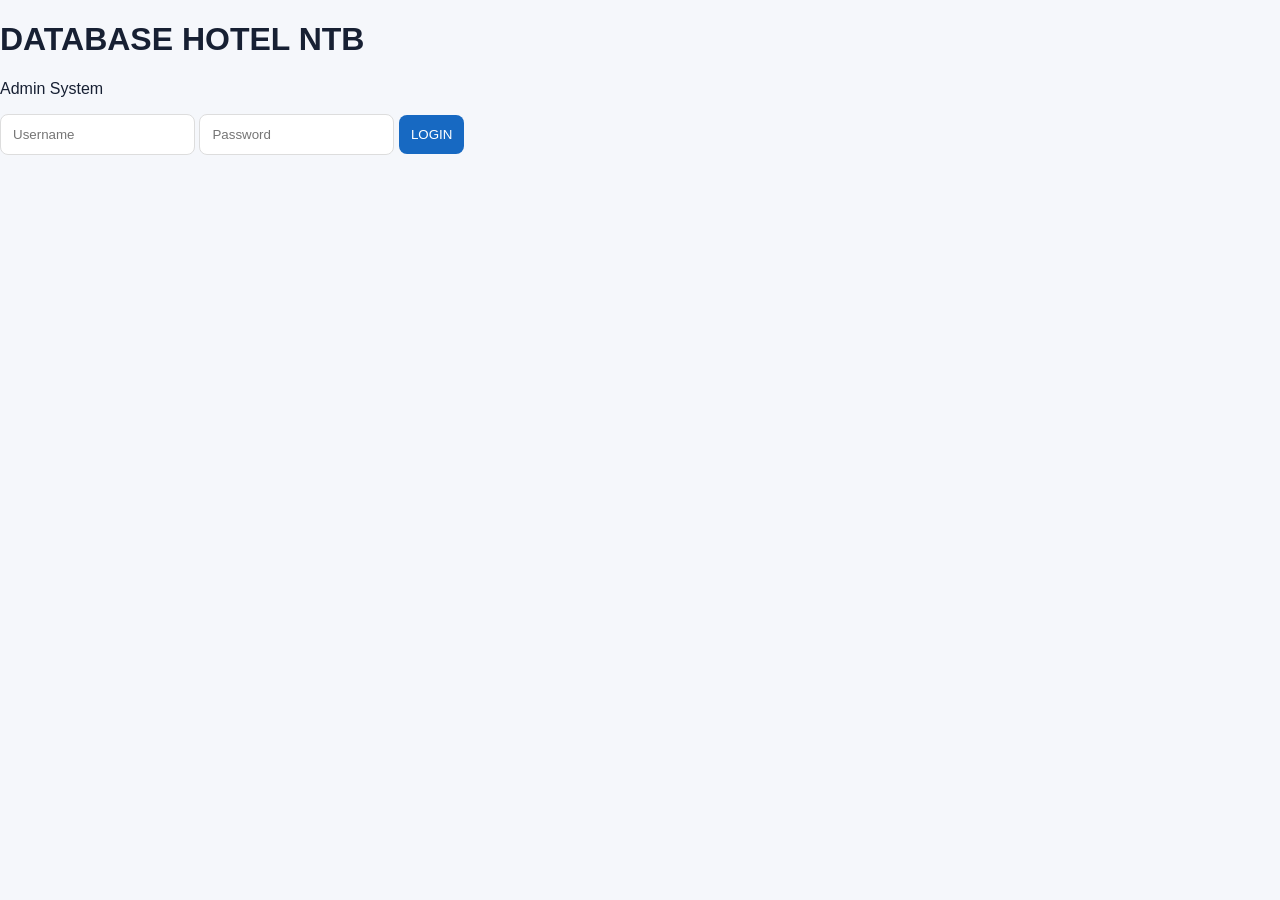
<file: index.html>
<!DOCTYPE html>
<html>
<head>
<title>Database Hotel NTB</title>
<link rel="stylesheet" href="css/style.css">
</head>
<body>
<div class="login">
<h1>DATABASE HOTEL NTB</h1>
<p>Admin System</p>
<input placeholder="Username">
<input placeholder="Password" type="password">
<a href="dashboard.html"><button>LOGIN</button></a>
</div>
</body>
</html>
</file>
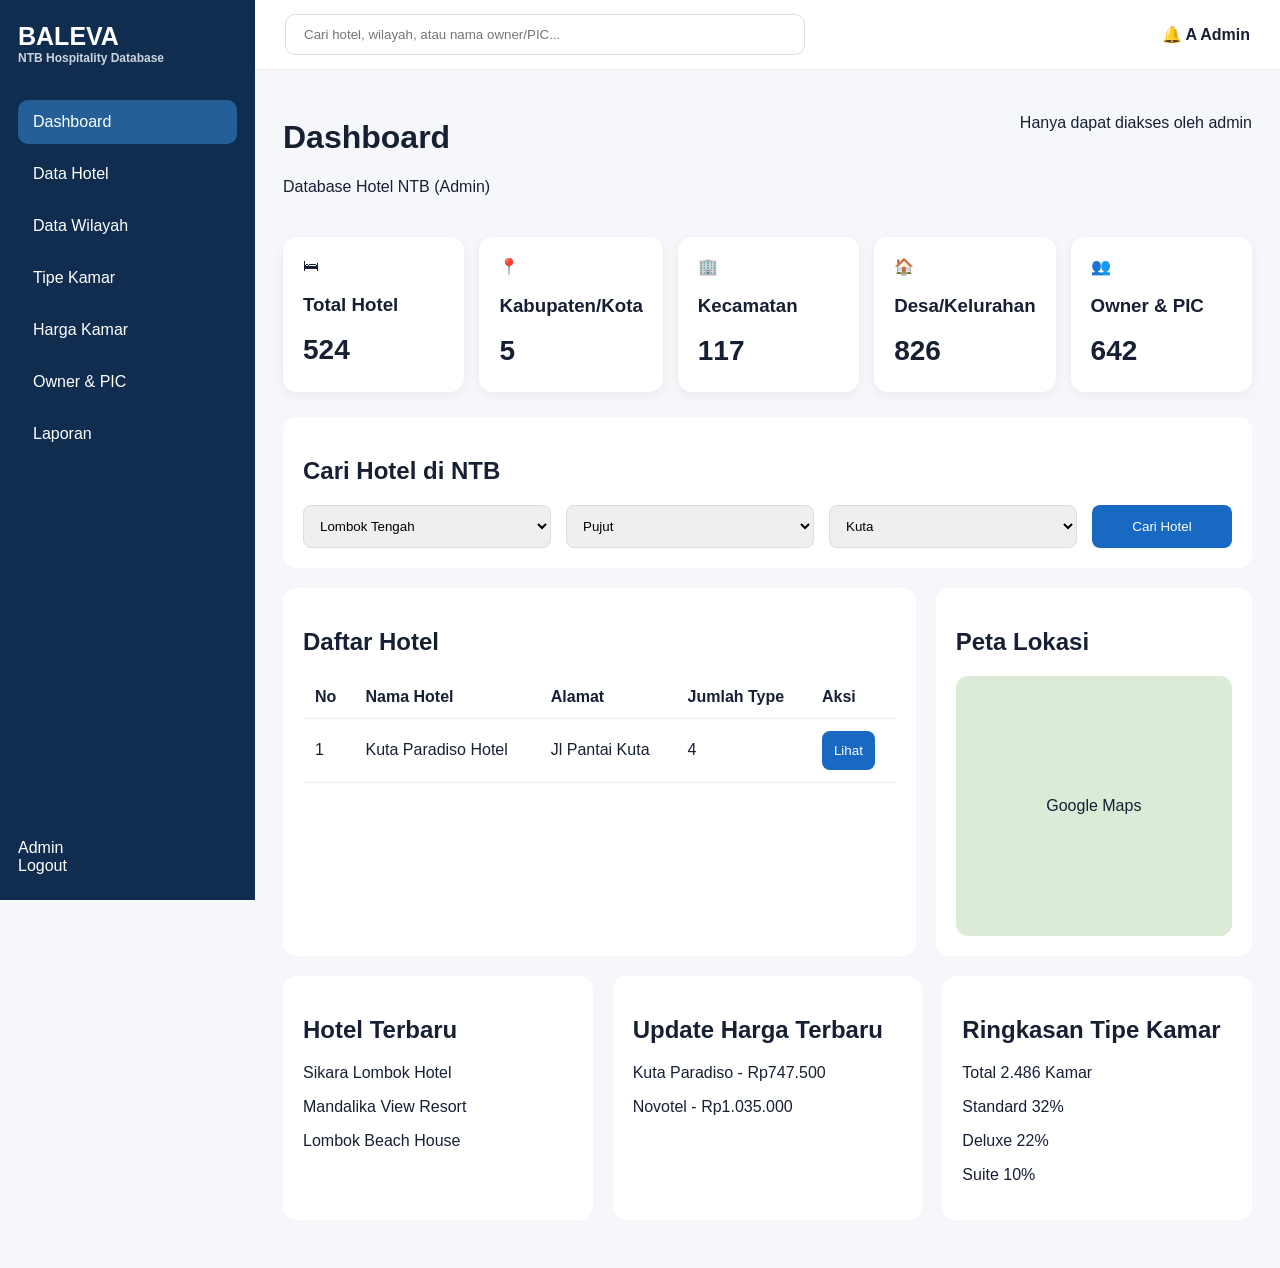
<file: dashboard.html>
<!DOCTYPE html><html><head><title>BALEVA</title><link rel='stylesheet' href='css/style.css'></head><body>
<aside class='sidebar'><div class='logo'>BALEVA<small>NTB Hospitality Database</small></div>
<nav class='menu'><a class='active' href='dashboard.html'>Dashboard</a><a href='hotel.html'>Data Hotel</a><a href='wilayah.html'>Data Wilayah</a><a href='kamar.html'>Tipe Kamar</a><a href='harga.html'>Harga Kamar</a><a href='owner.html'>Owner & PIC</a><a href='laporan.html'>Laporan</a></nav>
<div class='bottom'>Admin<br>Logout</div></aside>
<main class='main'><header class='header'><input class='search' placeholder='Cari hotel, wilayah, atau nama owner/PIC...'><b>🔔 A Admin</b></header><div class='content'>
<div class="title"><div><h1>Dashboard</h1><p>Database Hotel NTB (Admin)</p></div><p>Hanya dapat diakses oleh admin</p></div>
<div class="cards">
<div class="card">🛏<h3>Total Hotel</h3><h2>524</h2></div>
<div class="card">📍<h3>Kabupaten/Kota</h3><h2>5</h2></div>
<div class="card">🏢<h3>Kecamatan</h3><h2>117</h2></div>
<div class="card">🏠<h3>Desa/Kelurahan</h3><h2>826</h2></div>
<div class="card">👥<h3>Owner & PIC</h3><h2>642</h2></div>
</div>
<div class="panel">
<h2>Cari Hotel di NTB</h2>
<div class="filter"><select><option>Lombok Tengah</option></select><select><option>Pujut</option></select><select><option>Kuta</option></select><button>Cari Hotel</button></div>
</div>
<div class="grid">
<div class="panel"><h2>Daftar Hotel</h2><table><tr><th>No</th><th>Nama Hotel</th><th>Alamat</th><th>Jumlah Type</th><th>Aksi</th></tr><tr><td>1</td><td>Kuta Paradiso Hotel</td><td>Jl Pantai Kuta</td><td>4</td><td><button>Lihat</button></td></tr></table></div>
<div class="panel"><h2>Peta Lokasi</h2><div class="map">Google Maps</div></div>
</div>
<div class="bottom-grid">
<div class="panel"><h2>Hotel Terbaru</h2><p>Sikara Lombok Hotel</p><p>Mandalika View Resort</p><p>Lombok Beach House</p></div>
<div class="panel"><h2>Update Harga Terbaru</h2><p>Kuta Paradiso - Rp747.500</p><p>Novotel - Rp1.035.000</p></div>
<div class="panel"><h2>Ringkasan Tipe Kamar</h2><p>Total 2.486 Kamar</p><p>Standard 32%</p><p>Deluxe 22%</p><p>Suite 10%</p></div>
</div>
</div></main>
</body></html>
</file>
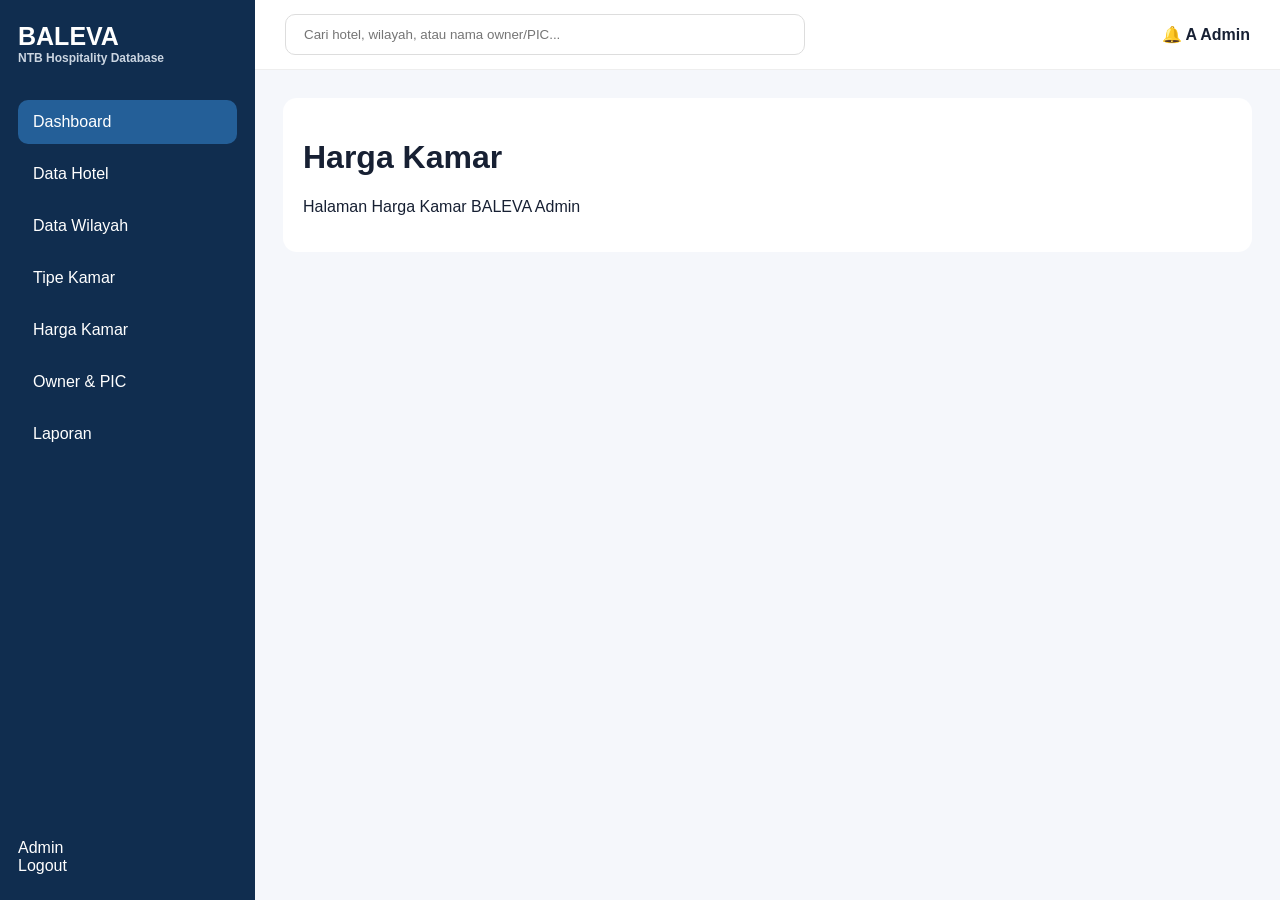
<file: harga.html>
<!DOCTYPE html><html><head><title>BALEVA</title><link rel='stylesheet' href='css/style.css'></head><body>
<aside class='sidebar'><div class='logo'>BALEVA<small>NTB Hospitality Database</small></div>
<nav class='menu'><a class='active' href='dashboard.html'>Dashboard</a><a href='hotel.html'>Data Hotel</a><a href='wilayah.html'>Data Wilayah</a><a href='kamar.html'>Tipe Kamar</a><a href='harga.html'>Harga Kamar</a><a href='owner.html'>Owner & PIC</a><a href='laporan.html'>Laporan</a></nav>
<div class='bottom'>Admin<br>Logout</div></aside>
<main class='main'><header class='header'><input class='search' placeholder='Cari hotel, wilayah, atau nama owner/PIC...'><b>🔔 A Admin</b></header><div class='content'><div class='panel'><h1>Harga Kamar</h1><p>Halaman Harga Kamar BALEVA Admin</p></div></div></main>
</body></html>
</file>
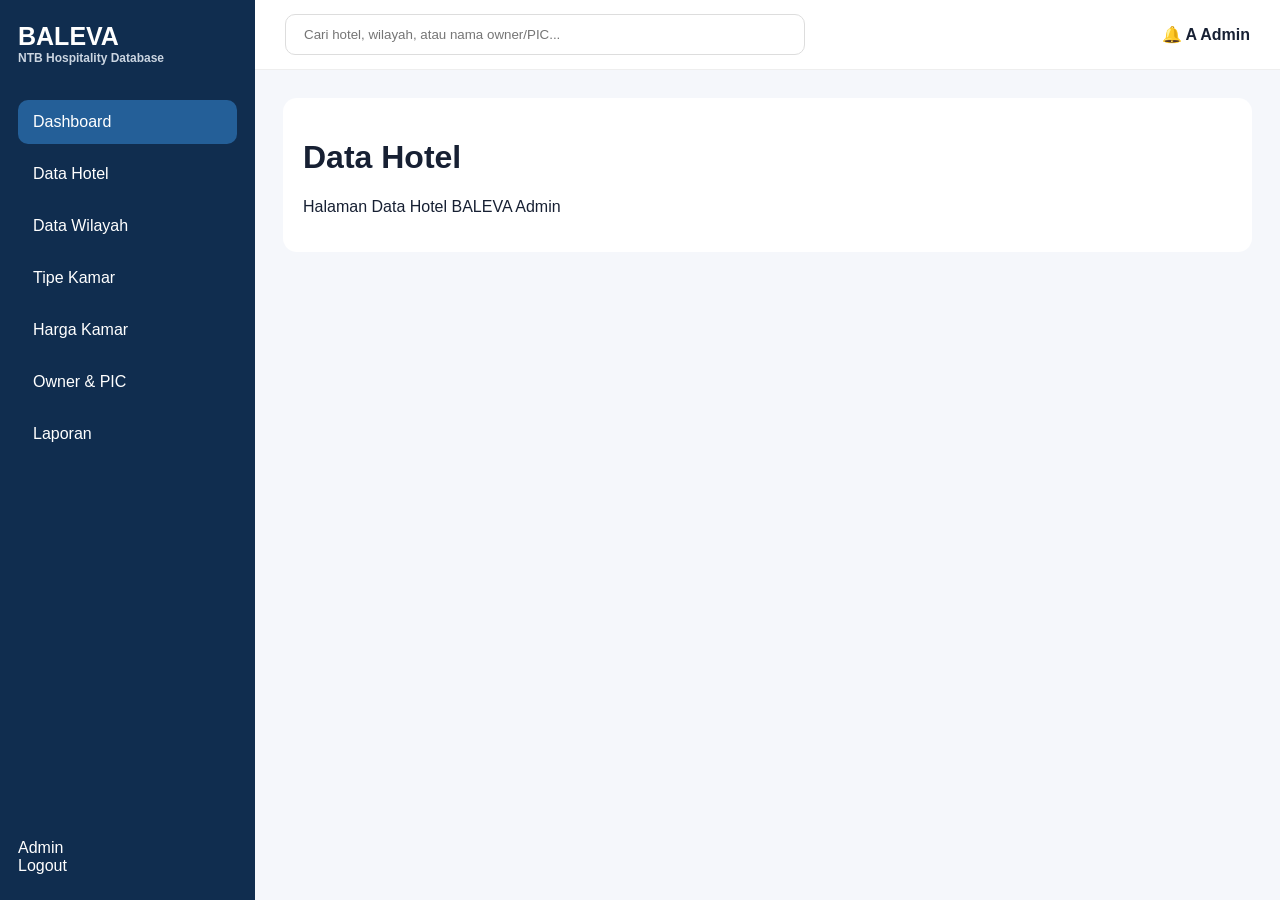
<file: hotel.html>
<!DOCTYPE html><html><head><title>BALEVA</title><link rel='stylesheet' href='css/style.css'></head><body>
<aside class='sidebar'><div class='logo'>BALEVA<small>NTB Hospitality Database</small></div>
<nav class='menu'><a class='active' href='dashboard.html'>Dashboard</a><a href='hotel.html'>Data Hotel</a><a href='wilayah.html'>Data Wilayah</a><a href='kamar.html'>Tipe Kamar</a><a href='harga.html'>Harga Kamar</a><a href='owner.html'>Owner & PIC</a><a href='laporan.html'>Laporan</a></nav>
<div class='bottom'>Admin<br>Logout</div></aside>
<main class='main'><header class='header'><input class='search' placeholder='Cari hotel, wilayah, atau nama owner/PIC...'><b>🔔 A Admin</b></header><div class='content'><div class='panel'><h1>Data Hotel</h1><p>Halaman Data Hotel BALEVA Admin</p></div></div></main>
</body></html>
</file>
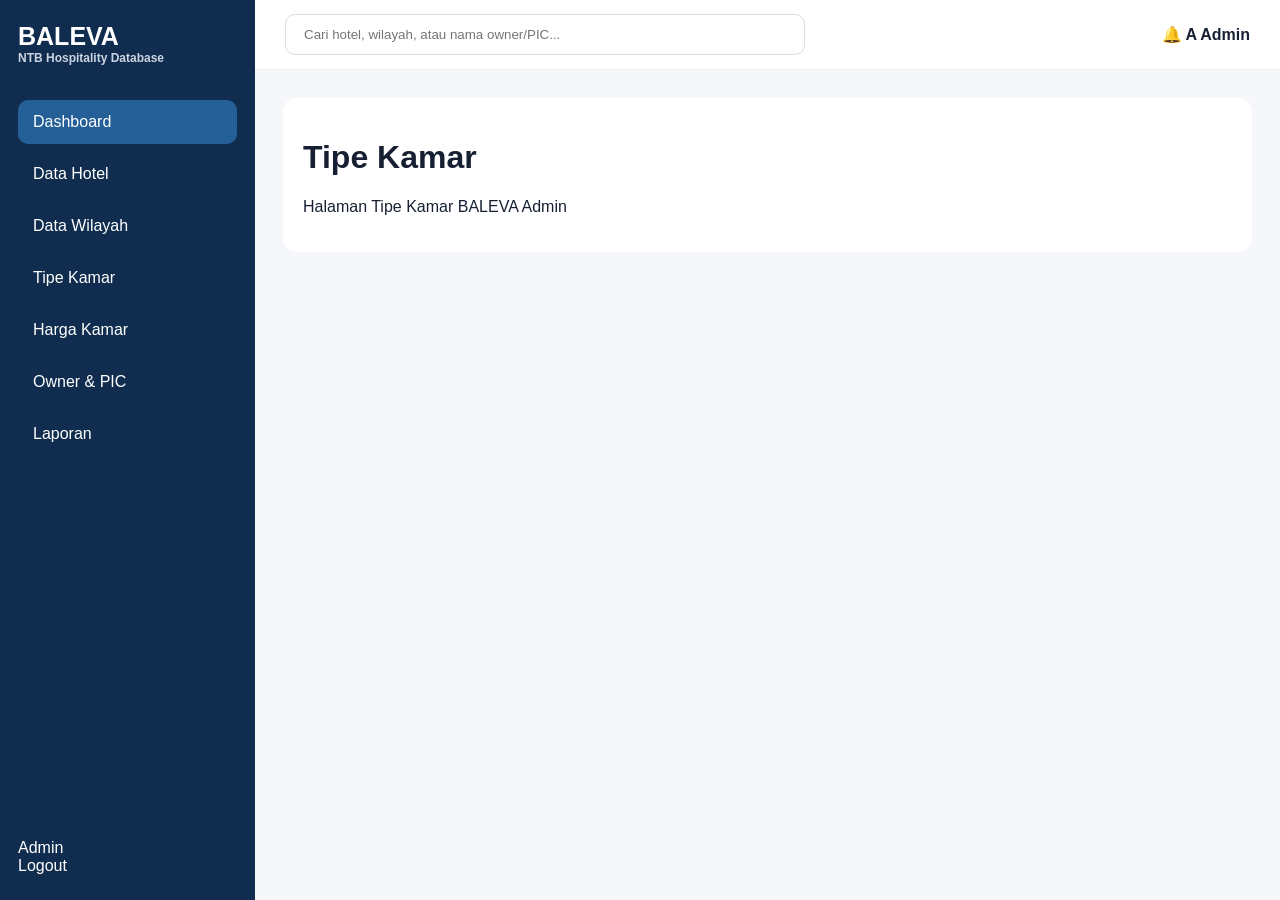
<file: kamar.html>
<!DOCTYPE html><html><head><title>BALEVA</title><link rel='stylesheet' href='css/style.css'></head><body>
<aside class='sidebar'><div class='logo'>BALEVA<small>NTB Hospitality Database</small></div>
<nav class='menu'><a class='active' href='dashboard.html'>Dashboard</a><a href='hotel.html'>Data Hotel</a><a href='wilayah.html'>Data Wilayah</a><a href='kamar.html'>Tipe Kamar</a><a href='harga.html'>Harga Kamar</a><a href='owner.html'>Owner & PIC</a><a href='laporan.html'>Laporan</a></nav>
<div class='bottom'>Admin<br>Logout</div></aside>
<main class='main'><header class='header'><input class='search' placeholder='Cari hotel, wilayah, atau nama owner/PIC...'><b>🔔 A Admin</b></header><div class='content'><div class='panel'><h1>Tipe Kamar</h1><p>Halaman Tipe Kamar BALEVA Admin</p></div></div></main>
</body></html>
</file>
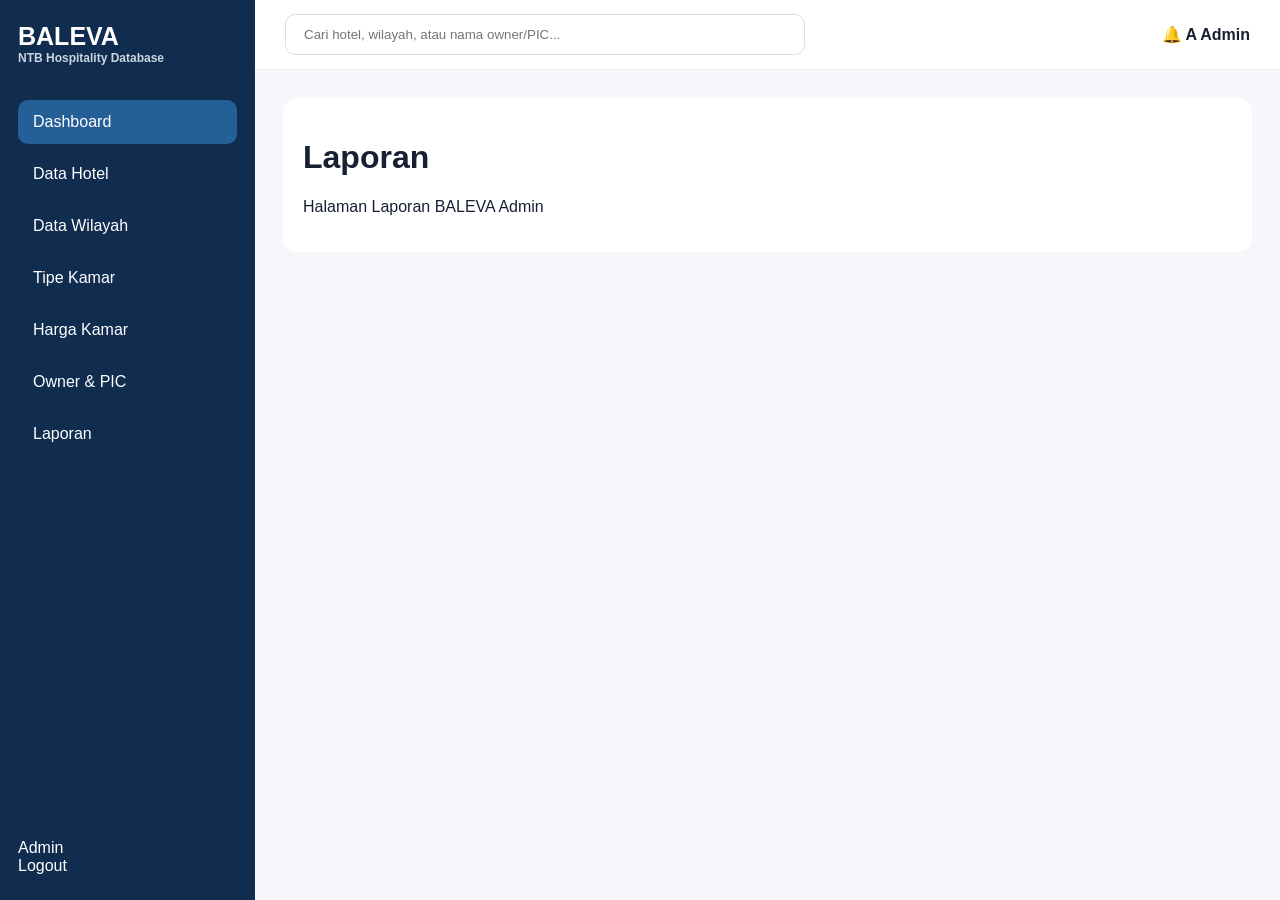
<file: laporan.html>
<!DOCTYPE html><html><head><title>BALEVA</title><link rel='stylesheet' href='css/style.css'></head><body>
<aside class='sidebar'><div class='logo'>BALEVA<small>NTB Hospitality Database</small></div>
<nav class='menu'><a class='active' href='dashboard.html'>Dashboard</a><a href='hotel.html'>Data Hotel</a><a href='wilayah.html'>Data Wilayah</a><a href='kamar.html'>Tipe Kamar</a><a href='harga.html'>Harga Kamar</a><a href='owner.html'>Owner & PIC</a><a href='laporan.html'>Laporan</a></nav>
<div class='bottom'>Admin<br>Logout</div></aside>
<main class='main'><header class='header'><input class='search' placeholder='Cari hotel, wilayah, atau nama owner/PIC...'><b>🔔 A Admin</b></header><div class='content'><div class='panel'><h1>Laporan</h1><p>Halaman Laporan BALEVA Admin</p></div></div></main>
</body></html>
</file>
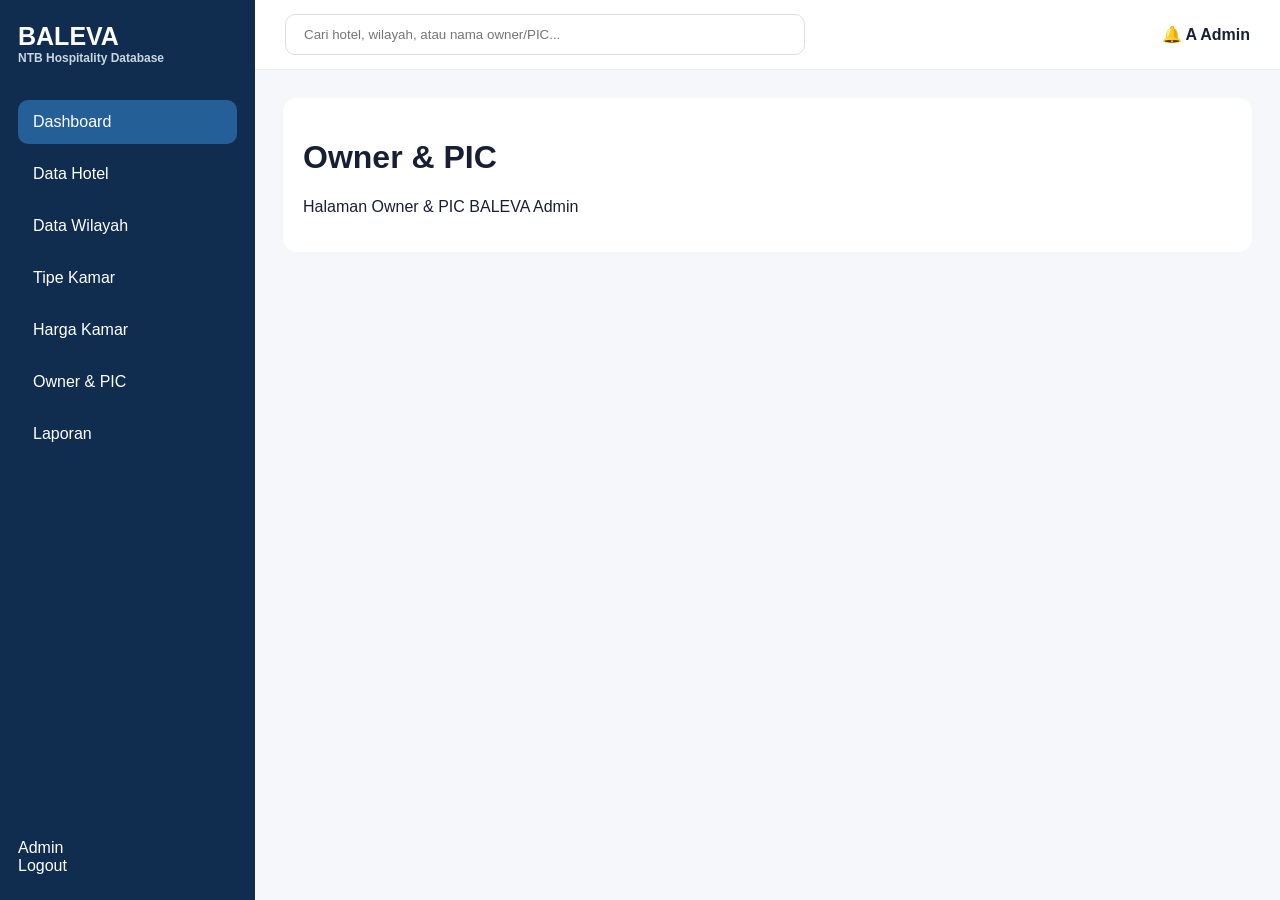
<file: owner.html>
<!DOCTYPE html><html><head><title>BALEVA</title><link rel='stylesheet' href='css/style.css'></head><body>
<aside class='sidebar'><div class='logo'>BALEVA<small>NTB Hospitality Database</small></div>
<nav class='menu'><a class='active' href='dashboard.html'>Dashboard</a><a href='hotel.html'>Data Hotel</a><a href='wilayah.html'>Data Wilayah</a><a href='kamar.html'>Tipe Kamar</a><a href='harga.html'>Harga Kamar</a><a href='owner.html'>Owner & PIC</a><a href='laporan.html'>Laporan</a></nav>
<div class='bottom'>Admin<br>Logout</div></aside>
<main class='main'><header class='header'><input class='search' placeholder='Cari hotel, wilayah, atau nama owner/PIC...'><b>🔔 A Admin</b></header><div class='content'><div class='panel'><h1>Owner & PIC</h1><p>Halaman Owner & PIC BALEVA Admin</p></div></div></main>
</body></html>
</file>
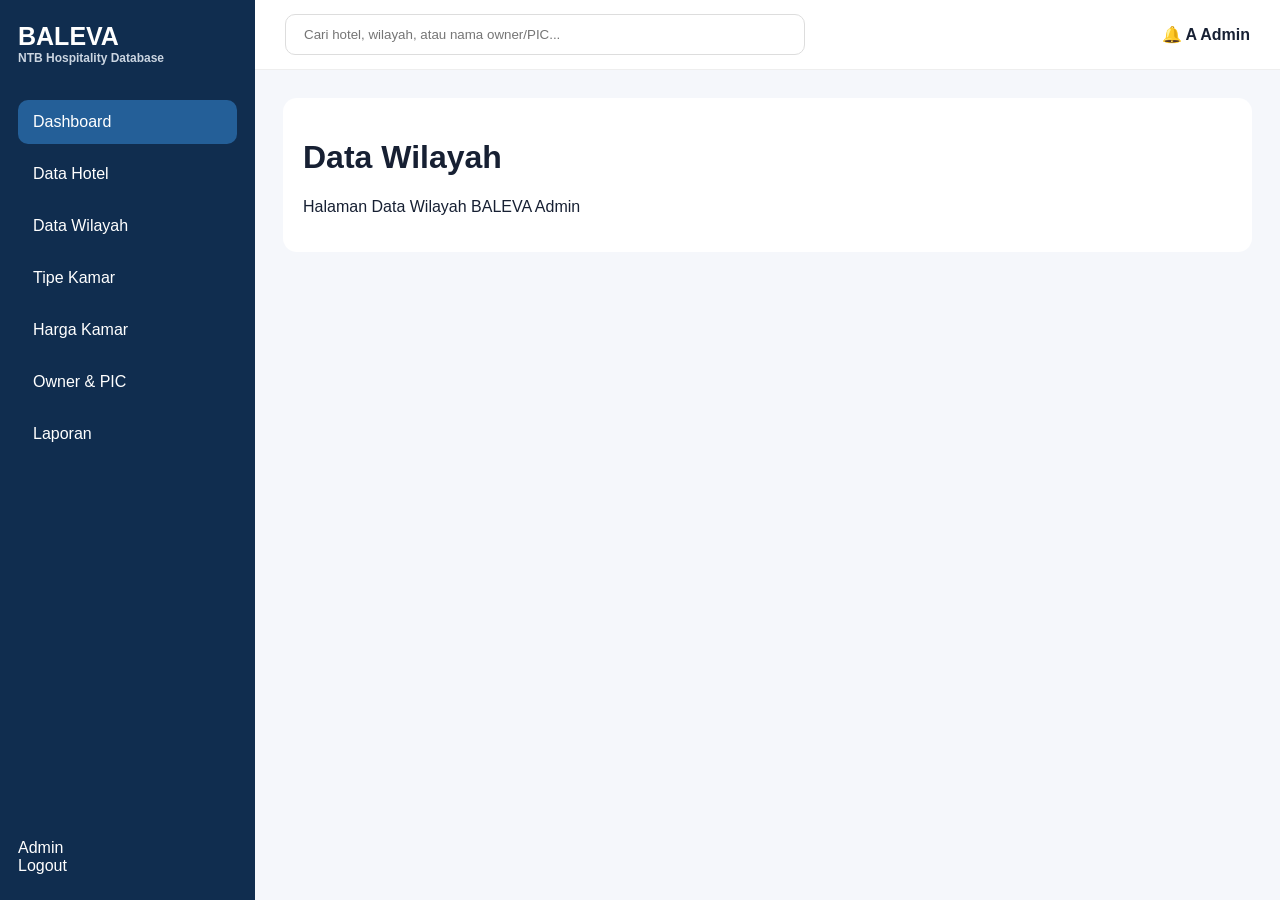
<file: wilayah.html>
<!DOCTYPE html><html><head><title>BALEVA</title><link rel='stylesheet' href='css/style.css'></head><body>
<aside class='sidebar'><div class='logo'>BALEVA<small>NTB Hospitality Database</small></div>
<nav class='menu'><a class='active' href='dashboard.html'>Dashboard</a><a href='hotel.html'>Data Hotel</a><a href='wilayah.html'>Data Wilayah</a><a href='kamar.html'>Tipe Kamar</a><a href='harga.html'>Harga Kamar</a><a href='owner.html'>Owner & PIC</a><a href='laporan.html'>Laporan</a></nav>
<div class='bottom'>Admin<br>Logout</div></aside>
<main class='main'><header class='header'><input class='search' placeholder='Cari hotel, wilayah, atau nama owner/PIC...'><b>🔔 A Admin</b></header><div class='content'><div class='panel'><h1>Data Wilayah</h1><p>Halaman Data Wilayah BALEVA Admin</p></div></div></main>
</body></html>
</file>
<file: css/style.css>
:root{
--navy:#102d4f;
--blue:#1769c2;
--bg:#f5f7fb;
}
*{box-sizing:border-box;font-family:Inter,Arial,sans-serif}
body{margin:0;background:var(--bg);color:#172033}
.sidebar{position:fixed;width:255px;height:100vh;background:var(--navy);color:white;padding:22px 18px}
.logo{font-size:25px;font-weight:700}
.logo small{display:block;font-size:12px;color:#cbd5e1}
.menu{margin-top:35px}
.menu a{display:block;color:white;text-decoration:none;padding:13px 15px;border-radius:10px;margin-bottom:8px}
.menu a.active,.menu a:hover{background:#245f98}
.bottom{position:absolute;bottom:25px}
.main{margin-left:255px}
.header{height:70px;background:#fff;display:flex;align-items:center;justify-content:space-between;padding:0 30px;border-bottom:1px solid #eee}
.search{width:520px;padding:12px 18px;border:1px solid #ddd;border-radius:10px}
.content{padding:28px}
.title{display:flex;justify-content:space-between}
.cards{display:grid;grid-template-columns:repeat(5,1fr);gap:15px;margin:25px 0}
.card{background:#fff;padding:20px;border-radius:14px;box-shadow:0 3px 12px rgba(0,0,0,.06)}
.card h2{font-size:28px;margin:5px 0}
.panel{background:#fff;border-radius:14px;padding:20px;margin-bottom:20px}
.filter{display:grid;grid-template-columns:repeat(3,1fr) 140px;gap:15px}
select,button,input{padding:12px;border-radius:8px;border:1px solid #ddd}
button{background:var(--blue);color:white;border:none}
.grid{display:grid;grid-template-columns:2fr 1fr;gap:20px}
.bottom-grid{display:grid;grid-template-columns:1fr 1fr 1fr;gap:20px}
table{width:100%;border-collapse:collapse}
th,td{padding:12px;border-bottom:1px solid #eee;text-align:left}
.map{height:260px;background:#dcebd7;border-radius:12px;display:flex;align-items:center;justify-content:center}
</file>
